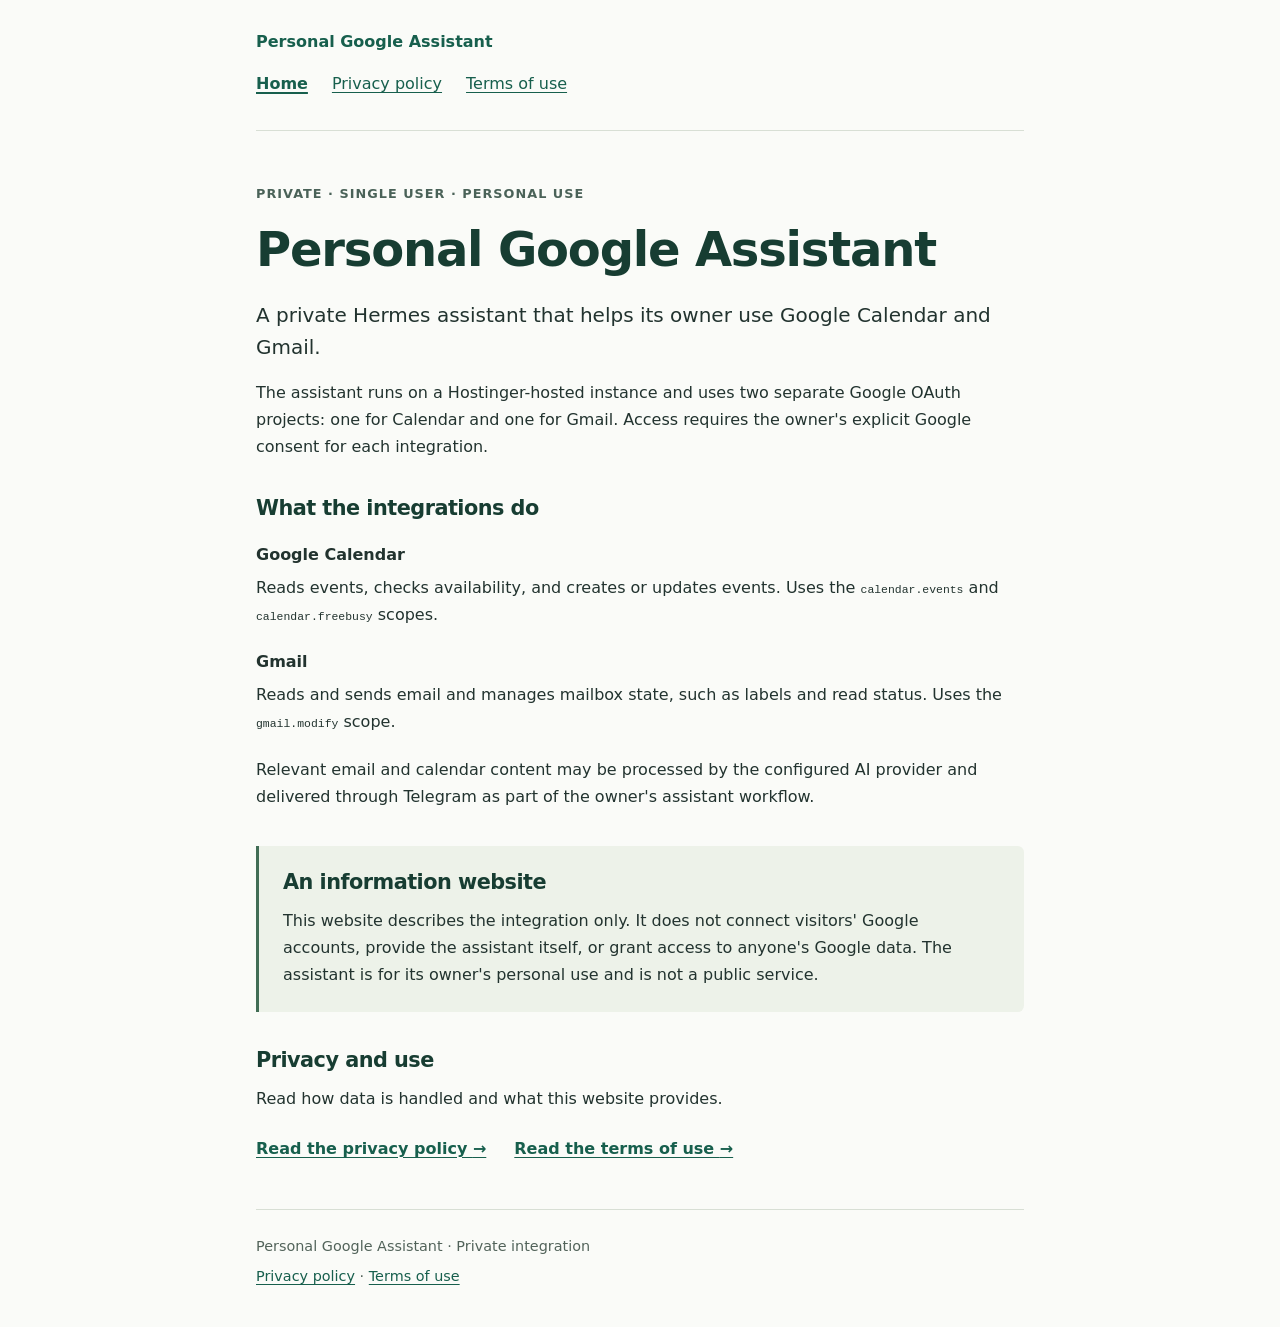
<file: index.html>
<!doctype html>
<html lang="en">
<head>
  <meta charset="utf-8">
  <meta name="viewport" content="width=device-width, initial-scale=1">
  <meta name="description" content="Information about Personal Google Assistant, a private, single-user Calendar and Gmail integration.">
  <title>Personal Google Assistant</title>
  <link rel="stylesheet" href="style.css">
</head>
<body>
  <a class="skip-link" href="#main">Skip to content</a>
  <header class="site-header">
    <a class="site-name" href="index.html">Personal Google Assistant</a>
    <nav aria-label="Main navigation">
      <a href="index.html" aria-current="page">Home</a>
      <a href="privacy.html">Privacy policy</a>
      <a href="terms.html">Terms of use</a>
    </nav>
  </header>
  <main id="main">
    <p class="eyebrow">Private · Single user · Personal use</p>
    <h1>Personal Google Assistant</h1>
    <p class="lead">A private Hermes assistant that helps its owner use Google Calendar and Gmail.</p>
    <p>The assistant runs on a Hostinger-hosted instance and uses two separate Google OAuth projects: one for Calendar and one for Gmail. Access requires the owner's explicit Google consent for each integration.</p>
    <section aria-labelledby="functions">
      <h2 id="functions">What the integrations do</h2>
      <dl class="integrations">
        <dt>Google Calendar</dt>
        <dd>Reads events, checks availability, and creates or updates events. Uses the <code>calendar.events</code> and <code>calendar.freebusy</code> scopes.</dd>
        <dt>Gmail</dt>
        <dd>Reads and sends email and manages mailbox state, such as labels and read status. Uses the <code>gmail.modify</code> scope.</dd>
      </dl>
      <p>Relevant email and calendar content may be processed by the configured AI provider and delivered through Telegram as part of the owner's assistant workflow.</p>
    </section>
    <aside class="notice" aria-label="About this website">
      <h2>An information website</h2>
      <p>This website describes the integration only. It does not connect visitors' Google accounts, provide the assistant itself, or grant access to anyone's Google data. The assistant is for its owner's personal use and is not a public service.</p>
    </aside>
    <section aria-labelledby="policies">
      <h2 id="policies">Privacy and use</h2>
      <p>Read how data is handled and what this website provides.</p>
      <div class="policy-links">
        <a href="privacy.html">Read the privacy policy <span aria-hidden="true">→</span></a>
        <a href="terms.html">Read the terms of use <span aria-hidden="true">→</span></a>
      </div>
    </section>
  </main>
  <footer>
    <p>Personal Google Assistant · Private integration</p>
    <p><a href="privacy.html">Privacy policy</a> · <a href="terms.html">Terms of use</a></p>
  </footer>
</body>
</html>
</file>
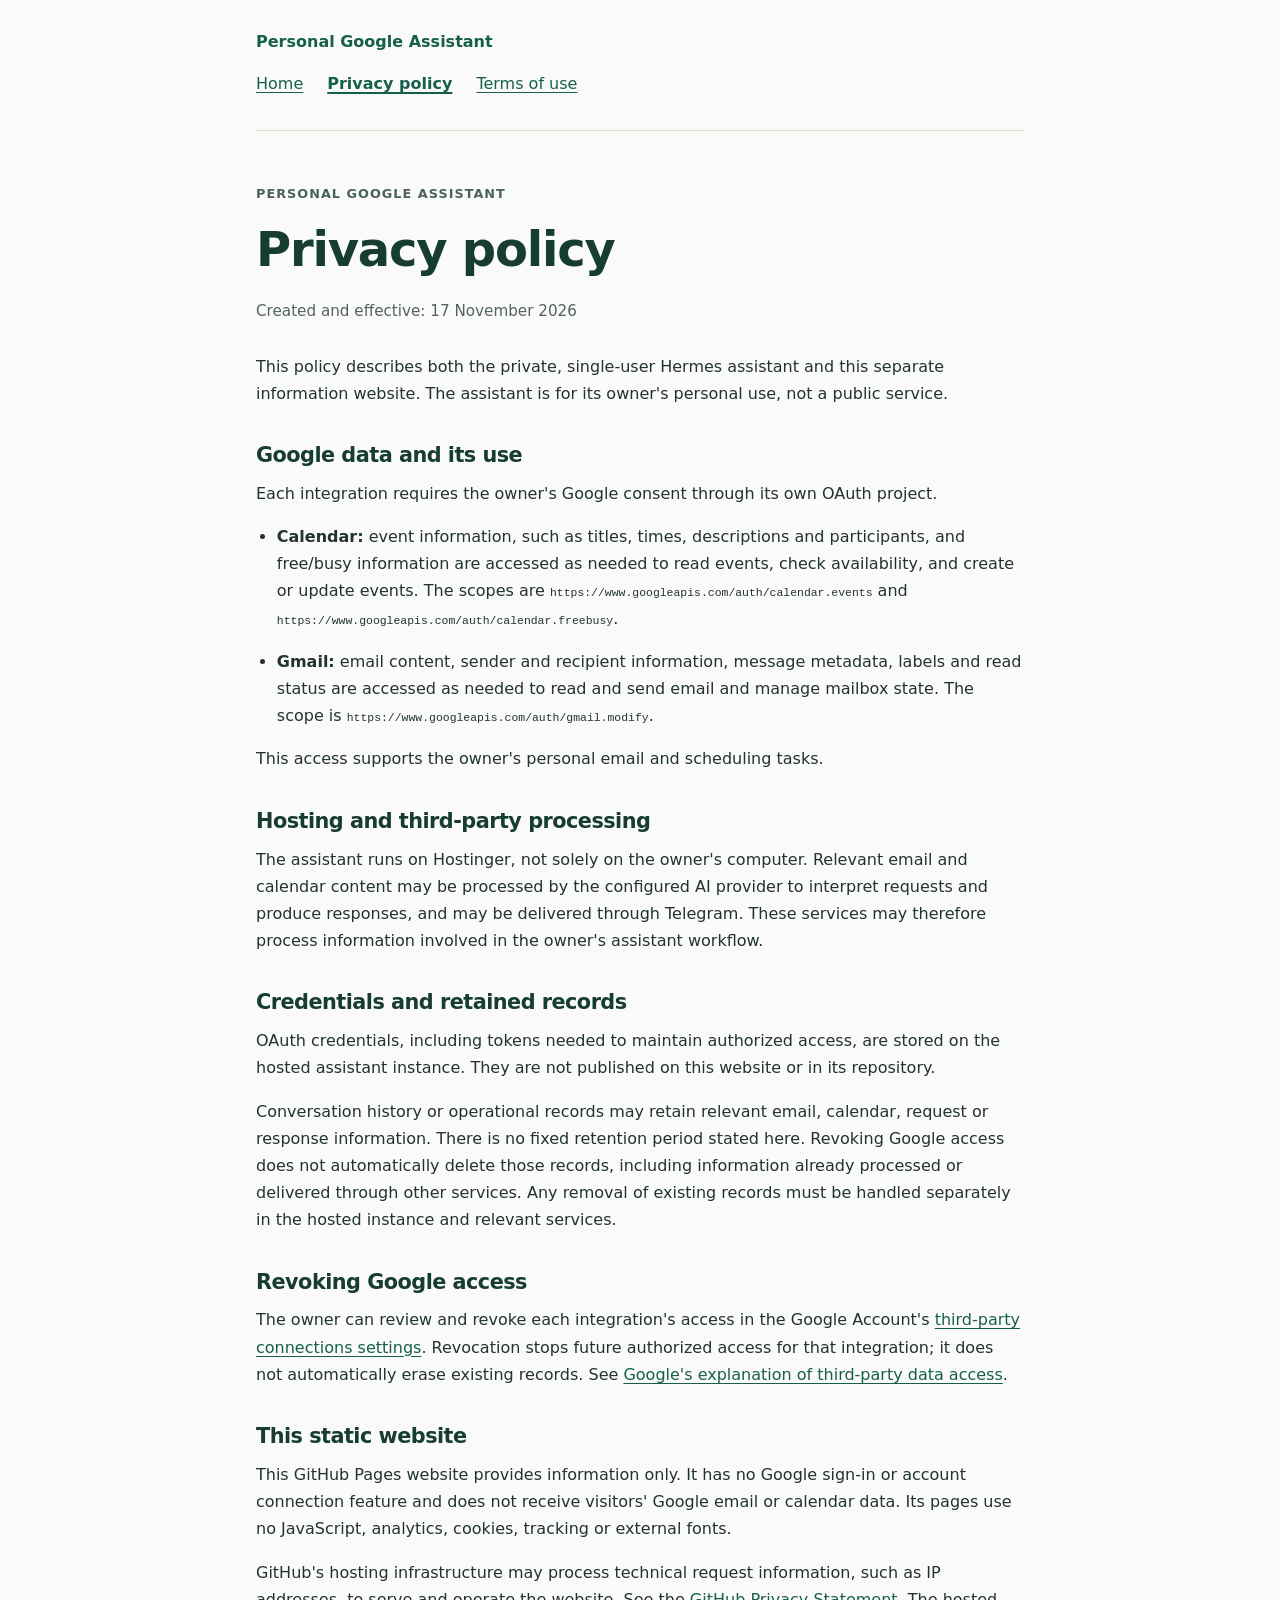
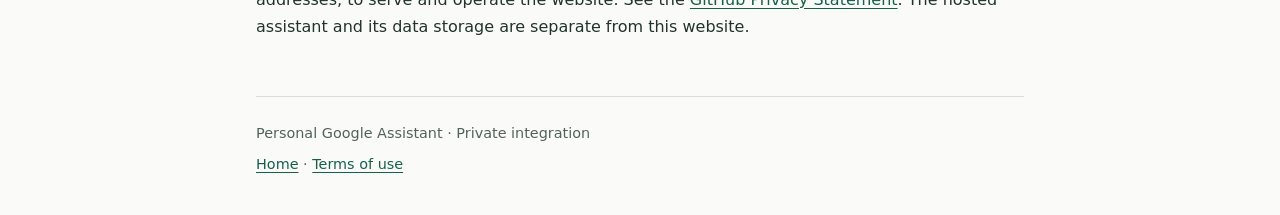
<file: privacy.html>
<!doctype html>
<html lang="en">
<head>
  <meta charset="utf-8">
  <meta name="viewport" content="width=device-width, initial-scale=1">
  <meta name="description" content="How the private Personal Google Assistant integrations access, use, process, and retain Google data.">
  <title>Privacy policy · Personal Google Assistant</title>
  <link rel="stylesheet" href="style.css">
</head>
<body>
  <a class="skip-link" href="#main">Skip to content</a>
  <header class="site-header">
    <a class="site-name" href="index.html">Personal Google Assistant</a>
    <nav aria-label="Main navigation">
      <a href="index.html">Home</a>
      <a href="privacy.html" aria-current="page">Privacy policy</a>
      <a href="terms.html">Terms of use</a>
    </nav>
  </header>
  <main id="main">
    <p class="eyebrow">Personal Google Assistant</p>
    <h1>Privacy policy</h1>
    <p class="date">Created and effective: <time datetime="2026-11-17">17 November 2026</time></p>
    <p>This policy describes both the private, single-user Hermes assistant and this separate information website. The assistant is for its owner's personal use, not a public service.</p>
    <section aria-labelledby="access">
      <h2 id="access">Google data and its use</h2>
      <p>Each integration requires the owner's Google consent through its own OAuth project.</p>
      <ul>
        <li><strong>Calendar:</strong> event information, such as titles, times, descriptions and participants, and free/busy information are accessed as needed to read events, check availability, and create or update events. The scopes are <code>https://www.googleapis.com/auth/calendar.events</code> and <code>https://www.googleapis.com/auth/calendar.freebusy</code>.</li>
        <li><strong>Gmail:</strong> email content, sender and recipient information, message metadata, labels and read status are accessed as needed to read and send email and manage mailbox state. The scope is <code>https://www.googleapis.com/auth/gmail.modify</code>.</li>
      </ul>
      <p>This access supports the owner's personal email and scheduling tasks.</p>
    </section>
    <section aria-labelledby="processing">
      <h2 id="processing">Hosting and third-party processing</h2>
      <p>The assistant runs on Hostinger, not solely on the owner's computer. Relevant email and calendar content may be processed by the configured AI provider to interpret requests and produce responses, and may be delivered through Telegram. These services may therefore process information involved in the owner's assistant workflow.</p>
    </section>
    <section aria-labelledby="storage">
      <h2 id="storage">Credentials and retained records</h2>
      <p>OAuth credentials, including tokens needed to maintain authorized access, are stored on the hosted assistant instance. They are not published on this website or in its repository.</p>
      <p>Conversation history or operational records may retain relevant email, calendar, request or response information. There is no fixed retention period stated here. Revoking Google access does not automatically delete those records, including information already processed or delivered through other services. Any removal of existing records must be handled separately in the hosted instance and relevant services.</p>
    </section>
    <section aria-labelledby="revoke">
      <h2 id="revoke">Revoking Google access</h2>
      <p>The owner can review and revoke each integration's access in the Google Account's <a href="https://myaccount.google.com/connections">third-party connections settings</a>. Revocation stops future authorized access for that integration; it does not automatically erase existing records. See <a href="https://support.google.com/accounts/answer/14012355?hl=en">Google's explanation of third-party data access</a>.</p>
    </section>
    <section aria-labelledby="website">
      <h2 id="website">This static website</h2>
      <p>This GitHub Pages website provides information only. It has no Google sign-in or account connection feature and does not receive visitors' Google email or calendar data. Its pages use no JavaScript, analytics, cookies, tracking or external fonts.</p>
      <p>GitHub's hosting infrastructure may process technical request information, such as IP addresses, to serve and operate the website. See the <a href="https://docs.github.com/en/site-policy/privacy-policies/github-general-privacy-statement">GitHub Privacy Statement</a>. The hosted assistant and its data storage are separate from this website.</p>
    </section>
  </main>
  <footer>
    <p>Personal Google Assistant · Private integration</p>
    <p><a href="index.html">Home</a> · <a href="terms.html">Terms of use</a></p>
  </footer>
</body>
</html>
</file>
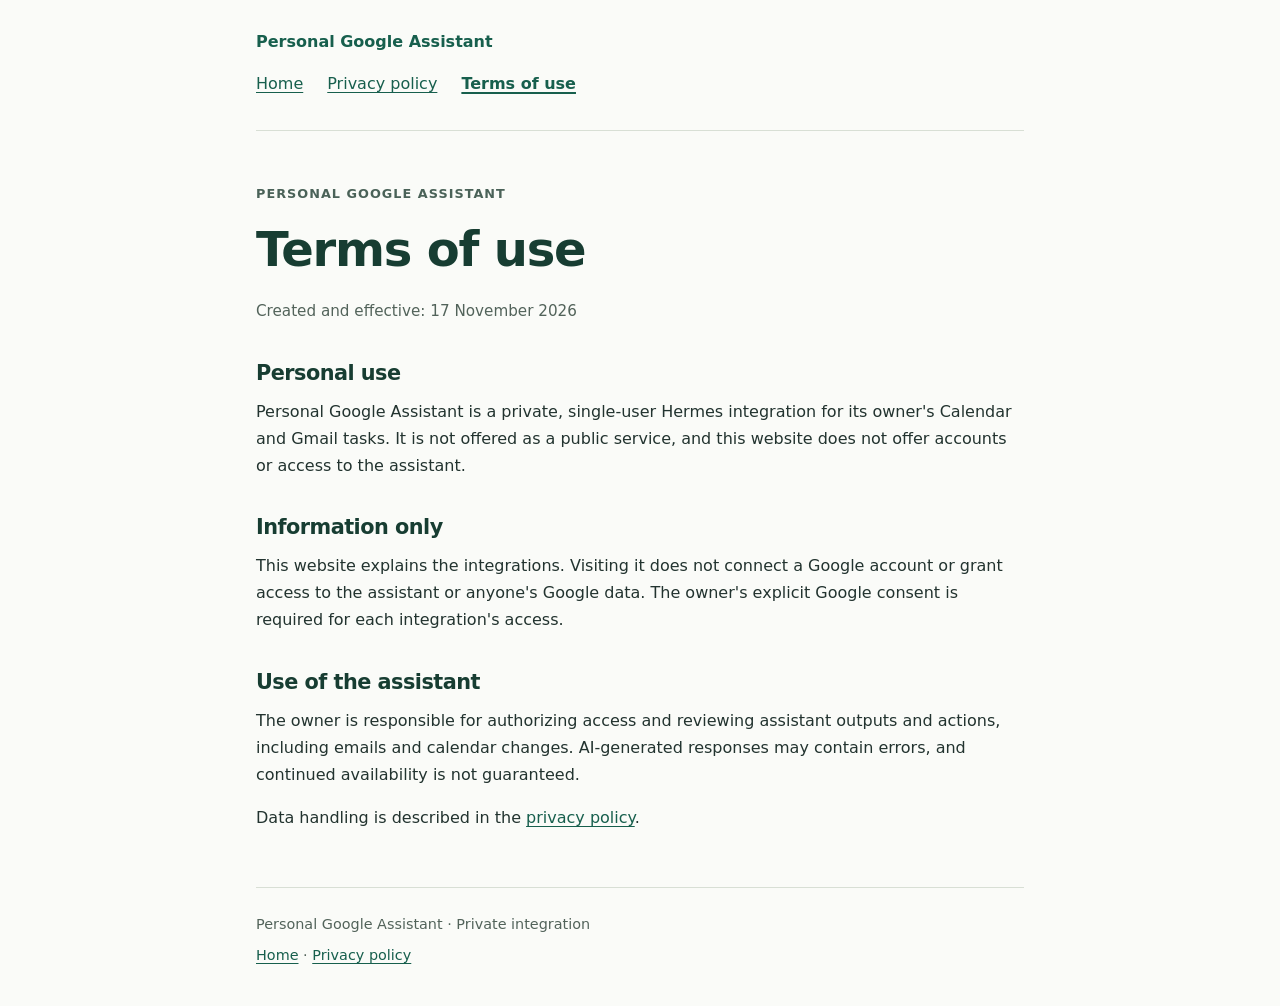
<file: terms.html>
<!doctype html>
<html lang="en">
<head>
  <meta charset="utf-8">
  <meta name="viewport" content="width=device-width, initial-scale=1">
  <meta name="description" content="Brief terms for the Personal Google Assistant information website and private personal-use integration.">
  <title>Terms of use · Personal Google Assistant</title>
  <link rel="stylesheet" href="style.css">
</head>
<body>
  <a class="skip-link" href="#main">Skip to content</a>
  <header class="site-header">
    <a class="site-name" href="index.html">Personal Google Assistant</a>
    <nav aria-label="Main navigation">
      <a href="index.html">Home</a>
      <a href="privacy.html">Privacy policy</a>
      <a href="terms.html" aria-current="page">Terms of use</a>
    </nav>
  </header>
  <main id="main">
    <p class="eyebrow">Personal Google Assistant</p>
    <h1>Terms of use</h1>
    <p class="date">Created and effective: <time datetime="2026-11-17">17 November 2026</time></p>
    <section aria-labelledby="personal">
      <h2 id="personal">Personal use</h2>
      <p>Personal Google Assistant is a private, single-user Hermes integration for its owner's Calendar and Gmail tasks. It is not offered as a public service, and this website does not offer accounts or access to the assistant.</p>
    </section>
    <section aria-labelledby="information">
      <h2 id="information">Information only</h2>
      <p>This website explains the integrations. Visiting it does not connect a Google account or grant access to the assistant or anyone's Google data. The owner's explicit Google consent is required for each integration's access.</p>
    </section>
    <section aria-labelledby="responsibility">
      <h2 id="responsibility">Use of the assistant</h2>
      <p>The owner is responsible for authorizing access and reviewing assistant outputs and actions, including emails and calendar changes. AI-generated responses may contain errors, and continued availability is not guaranteed.</p>
      <p>Data handling is described in the <a href="privacy.html">privacy policy</a>.</p>
    </section>
  </main>
  <footer>
    <p>Personal Google Assistant · Private integration</p>
    <p><a href="index.html">Home</a> · <a href="privacy.html">Privacy policy</a></p>
  </footer>
</body>
</html>
</file>
<file: style.css>
:root {
  color-scheme: light;
  font-family: system-ui, -apple-system, BlinkMacSystemFont, "Segoe UI", sans-serif;
  color: #22332f;
  background: #fafbf8;
  line-height: 1.7;
  font-synthesis: none;
}

* { box-sizing: border-box; }
body { margin: 0; }
a { color: #175f4d; text-underline-offset: 0.2em; }
a:hover { color: #103c32; text-decoration-thickness: 2px; }
a:focus-visible { outline: 3px solid #976310; outline-offset: 5px; }
.site-header, main, footer { width: min(100% - 2.5rem, 48rem); margin-inline: auto; }
.site-header { padding-block: 1.75rem; border-bottom: 1px solid #d8dfd5; }
.site-name { font-weight: 700; text-decoration: none; }
nav { display: flex; flex-wrap: wrap; gap: 0.25rem 1.5rem; margin-top: 0.65rem; }
nav a { padding-block: 0.3rem; }
nav [aria-current="page"] { font-weight: 700; text-decoration-thickness: 2px; }
main { padding-block: 3.25rem 2.5rem; }
h1, h2 { line-height: 1.2; letter-spacing: -0.025em; color: #173d32; }
h1 { font-size: clamp(2rem, 6vw, 3rem); margin: 0.5rem 0 1.25rem; }
h2 { font-size: 1.3rem; margin: 0 0 0.75rem; }
p { margin: 0 0 1rem; }
.eyebrow { font-size: 0.8rem; font-weight: 650; letter-spacing: 0.08em; text-transform: uppercase; color: #4a6258; }
.lead { font-size: 1.25rem; line-height: 1.6; }
.date { color: #52635a; font-size: 0.95rem; margin-bottom: 1.75rem; }
section { margin-top: 2.25rem; }
.integrations { margin: 1.25rem 0; }
dt { font-weight: 700; margin-top: 1.25rem; }
dd { margin: 0.35rem 0 0; }
code { font-size: 0.88em; overflow-wrap: anywhere; }
ul { padding-left: 1.3rem; }
li + li { margin-top: 1rem; }
.notice { background: #edf2e9; border-left: 3px solid #416d55; border-radius: 0 0.4rem 0.4rem 0; padding: 1.5rem; margin-top: 2.25rem; }
.notice p { margin-bottom: 0; }
.policy-links { display: flex; flex-wrap: wrap; gap: 0.75rem 1.75rem; font-weight: 650; }
.policy-links a { padding-block: 0.4rem; }
footer { border-top: 1px solid #d8dfd5; padding-block: 1.5rem 2rem; color: #52635a; font-size: 0.9rem; }
footer p { margin-bottom: 0.4rem; }
.skip-link { position: absolute; top: -6rem; left: 1rem; padding: 0.5rem 1rem; background: #fff; z-index: 1; }
.skip-link:focus { top: 1rem; }
@media (max-width: 30rem) {
  main { padding-top: 2rem; }
  .notice { padding: 1.1rem; }
}
</file>
